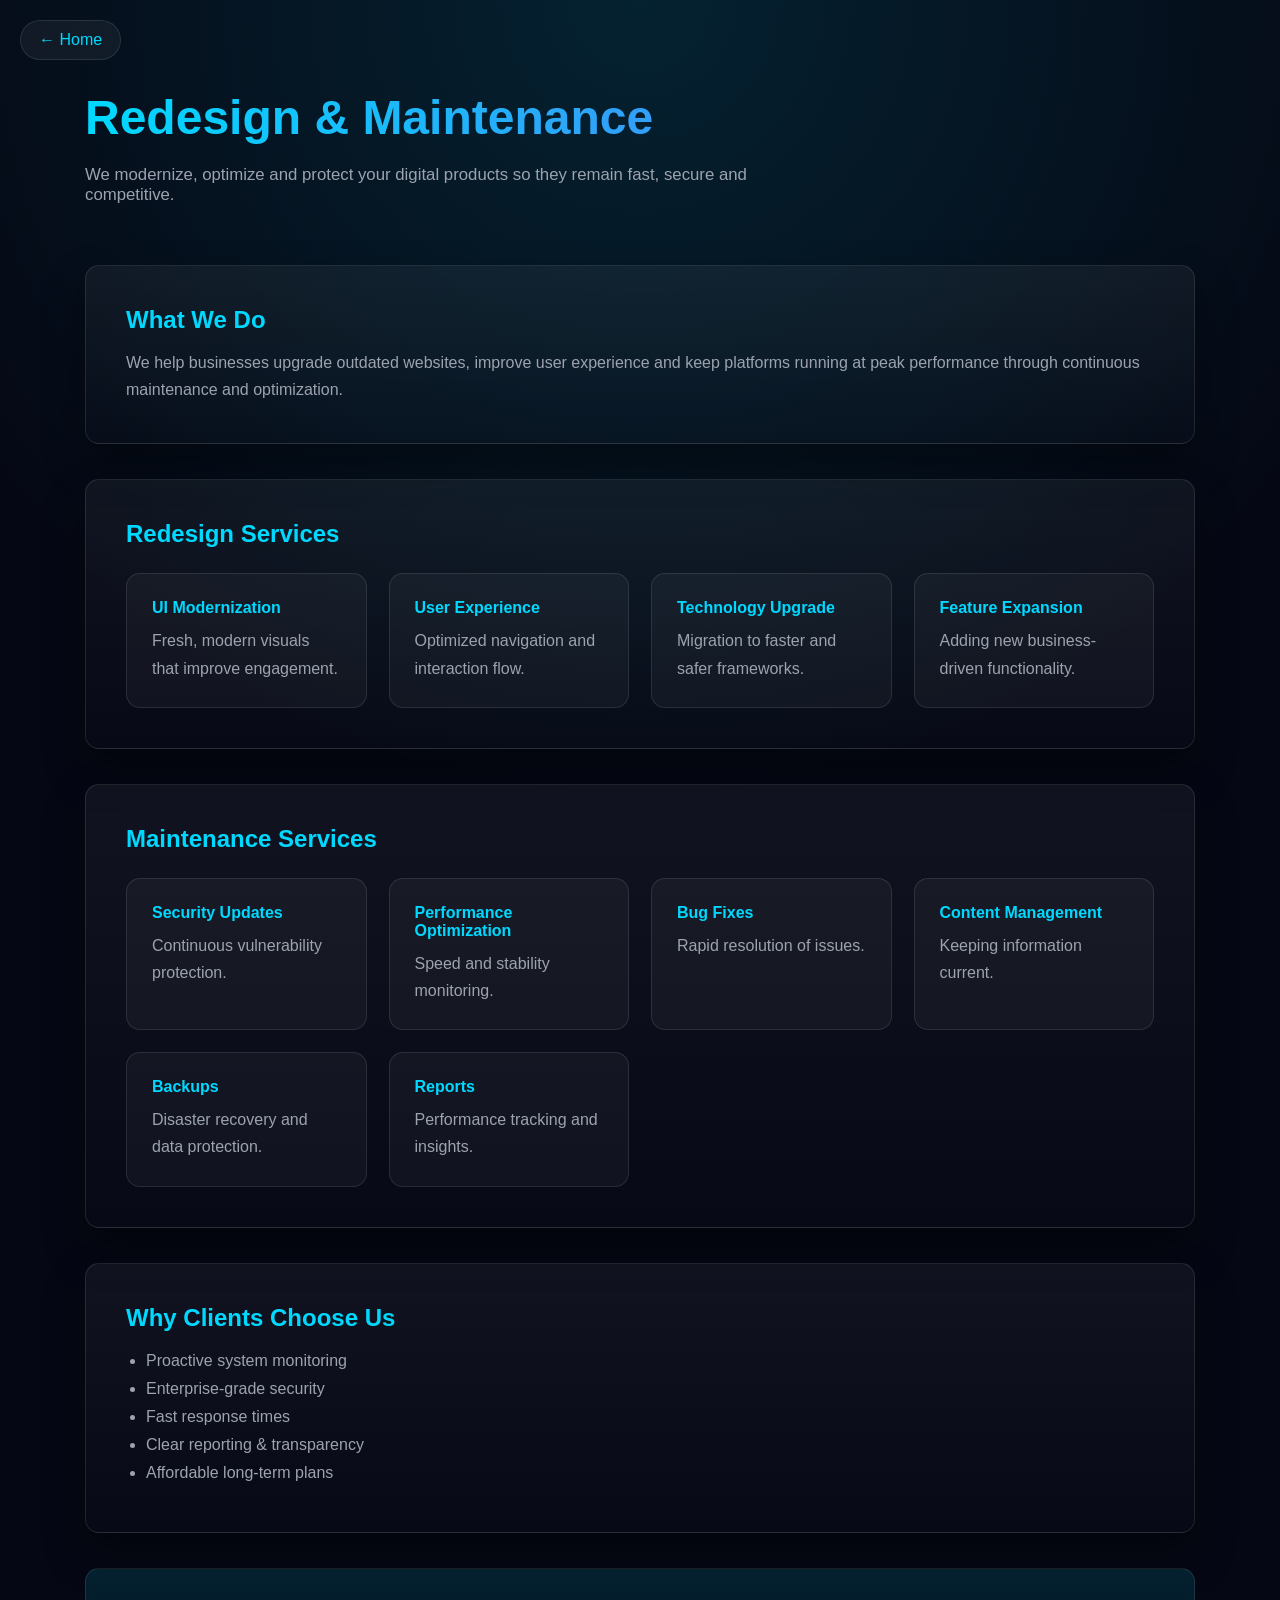
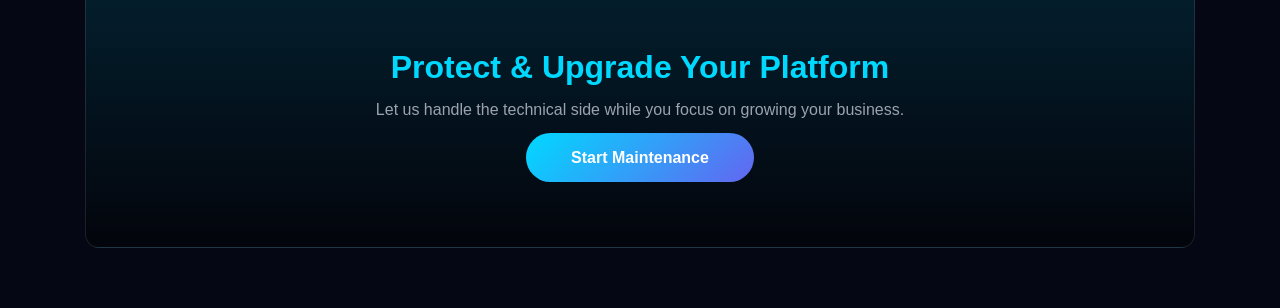
<file: service-maintenance.html>
<!DOCTYPE html>
<html lang="en">
<head>
<meta charset="UTF-8">
<title>Redesign & Maintenance – Dominic EA Tech Hub</title>
<meta name="viewport" content="width=device-width, initial-scale=1.0">

<style>
:root {
  --primary:#00d9ff;
  --secondary:#6366f1;
  --accent:#22c55e;
  --bg:#050814;
  --card:rgba(255,255,255,0.04);
  --border:rgba(255,255,255,0.1);
  --text:#e5e7eb;
  --muted:#9ca3af;
  --radius:14px;
}

*{box-sizing:border-box;margin:0;padding:0}

body{
  background:
    radial-gradient(circle at top, rgba(0,217,255,.12), transparent 40%),
    var(--bg);
  font-family:"Inter","Segoe UI",sans-serif;
  color:var(--text);
}

.service-page{
  max-width:1150px;
  margin:auto;
  padding:90px 20px 60px;
}

/* Back */
.back-link{
  position:fixed;
  top:20px;
  left:20px;
  padding:10px 18px;
  background:rgba(255,255,255,.05);
  border:1px solid var(--border);
  border-radius:30px;
  text-decoration:none;
  color:var(--primary);
  backdrop-filter:blur(10px);
}

/* Hero */
h1{
  font-size:3rem;
  font-weight:800;
  background:linear-gradient(90deg,var(--primary),var(--secondary));
  -webkit-background-clip:text;
  -webkit-text-fill-color:transparent;
}

.subtitle{
  max-width:750px;
  margin:20px 0 60px;
  color:var(--muted);
  font-size:1.05rem;
}

/* Sections */
.service-section{
  background:linear-gradient(180deg,rgba(255,255,255,.05),rgba(255,255,255,.01));
  border:1px solid var(--border);
  border-radius:var(--radius);
  padding:40px;
  margin-bottom:35px;
  box-shadow:0 20px 40px rgba(0,0,0,.4);
}

.service-section h3{
  color:var(--primary);
  margin-bottom:15px;
  font-size:1.5rem;
}

.service-section p{
  color:var(--muted);
  line-height:1.7;
}

/* Grid */
.service-features{
  display:grid;
  grid-template-columns:repeat(auto-fit,minmax(240px,1fr));
  gap:22px;
  margin-top:25px;
}

.feature-box{
  background:var(--card);
  border:1px solid var(--border);
  border-radius:var(--radius);
  padding:25px;
  transition:.4s;
}

.feature-box:hover{
  transform:translateY(-8px);
  border-color:var(--primary);
}

.feature-box h4{
  color:var(--primary);
  margin-bottom:10px;
}

/* List */
ul{margin-top:20px;padding-left:20px}
li{margin-bottom:10px;color:var(--muted)}

/* CTA */
.cta{
  text-align:center;
  padding:80px 30px;
  background:linear-gradient(180deg,rgba(0,217,255,.12),rgba(0,0,0,.4));
  border:1px solid var(--border);
  border-radius:var(--radius);
}

.cta h3{font-size:2rem;color:var(--primary)}
.cta p{color:var(--muted);margin:15px 0 30px}

.cta-button{
  background:linear-gradient(135deg,var(--primary),var(--secondary));
  padding:16px 45px;
  border-radius:40px;
  color:white;
  text-decoration:none;
  font-weight:700;
  transition:.4s;
}

.cta-button:hover{
  box-shadow:0 0 40px rgba(0,217,255,.6);
  transform:scale(1.05);
}

/* Mobile */
@media(max-width:768px){
  h1{font-size:2.2rem}
  .service-section{padding:25px}
}
</style>
</head>

<body>

<a href="Home.html" class="back-link">← Home</a>

<div class="service-page">

<h1>Redesign & Maintenance</h1>
<p class="subtitle">
We modernize, optimize and protect your digital products so they remain fast, secure and competitive.
</p>

<div class="service-section">
<h3>What We Do</h3>
<p>
We help businesses upgrade outdated websites, improve user experience and keep platforms running at peak performance through continuous maintenance and optimization.
</p>
</div>

<div class="service-section">
<h3>Redesign Services</h3>
<div class="service-features">
  <div class="feature-box"><h4>UI Modernization</h4><p>Fresh, modern visuals that improve engagement.</p></div>
  <div class="feature-box"><h4>User Experience</h4><p>Optimized navigation and interaction flow.</p></div>
  <div class="feature-box"><h4>Technology Upgrade</h4><p>Migration to faster and safer frameworks.</p></div>
  <div class="feature-box"><h4>Feature Expansion</h4><p>Adding new business-driven functionality.</p></div>
</div>
</div>

<div class="service-section">
<h3>Maintenance Services</h3>
<div class="service-features">
  <div class="feature-box"><h4>Security Updates</h4><p>Continuous vulnerability protection.</p></div>
  <div class="feature-box"><h4>Performance Optimization</h4><p>Speed and stability monitoring.</p></div>
  <div class="feature-box"><h4>Bug Fixes</h4><p>Rapid resolution of issues.</p></div>
  <div class="feature-box"><h4>Content Management</h4><p>Keeping information current.</p></div>
  <div class="feature-box"><h4>Backups</h4><p>Disaster recovery and data protection.</p></div>
  <div class="feature-box"><h4>Reports</h4><p>Performance tracking and insights.</p></div>
</div>
</div>

<div class="service-section">
<h3>Why Clients Choose Us</h3>
<ul>
<li>Proactive system monitoring</li>
<li>Enterprise-grade security</li>
<li>Fast response times</li>
<li>Clear reporting & transparency</li>
<li>Affordable long-term plans</li>
</ul>
</div>

<div class="cta">
<h3>Protect & Upgrade Your Platform</h3>
<p>Let us handle the technical side while you focus on growing your business.</p>
<a href="Home.html#contact" class="cta-button">Start Maintenance</a>
</div>

</div>

</body>
</html>
</file>
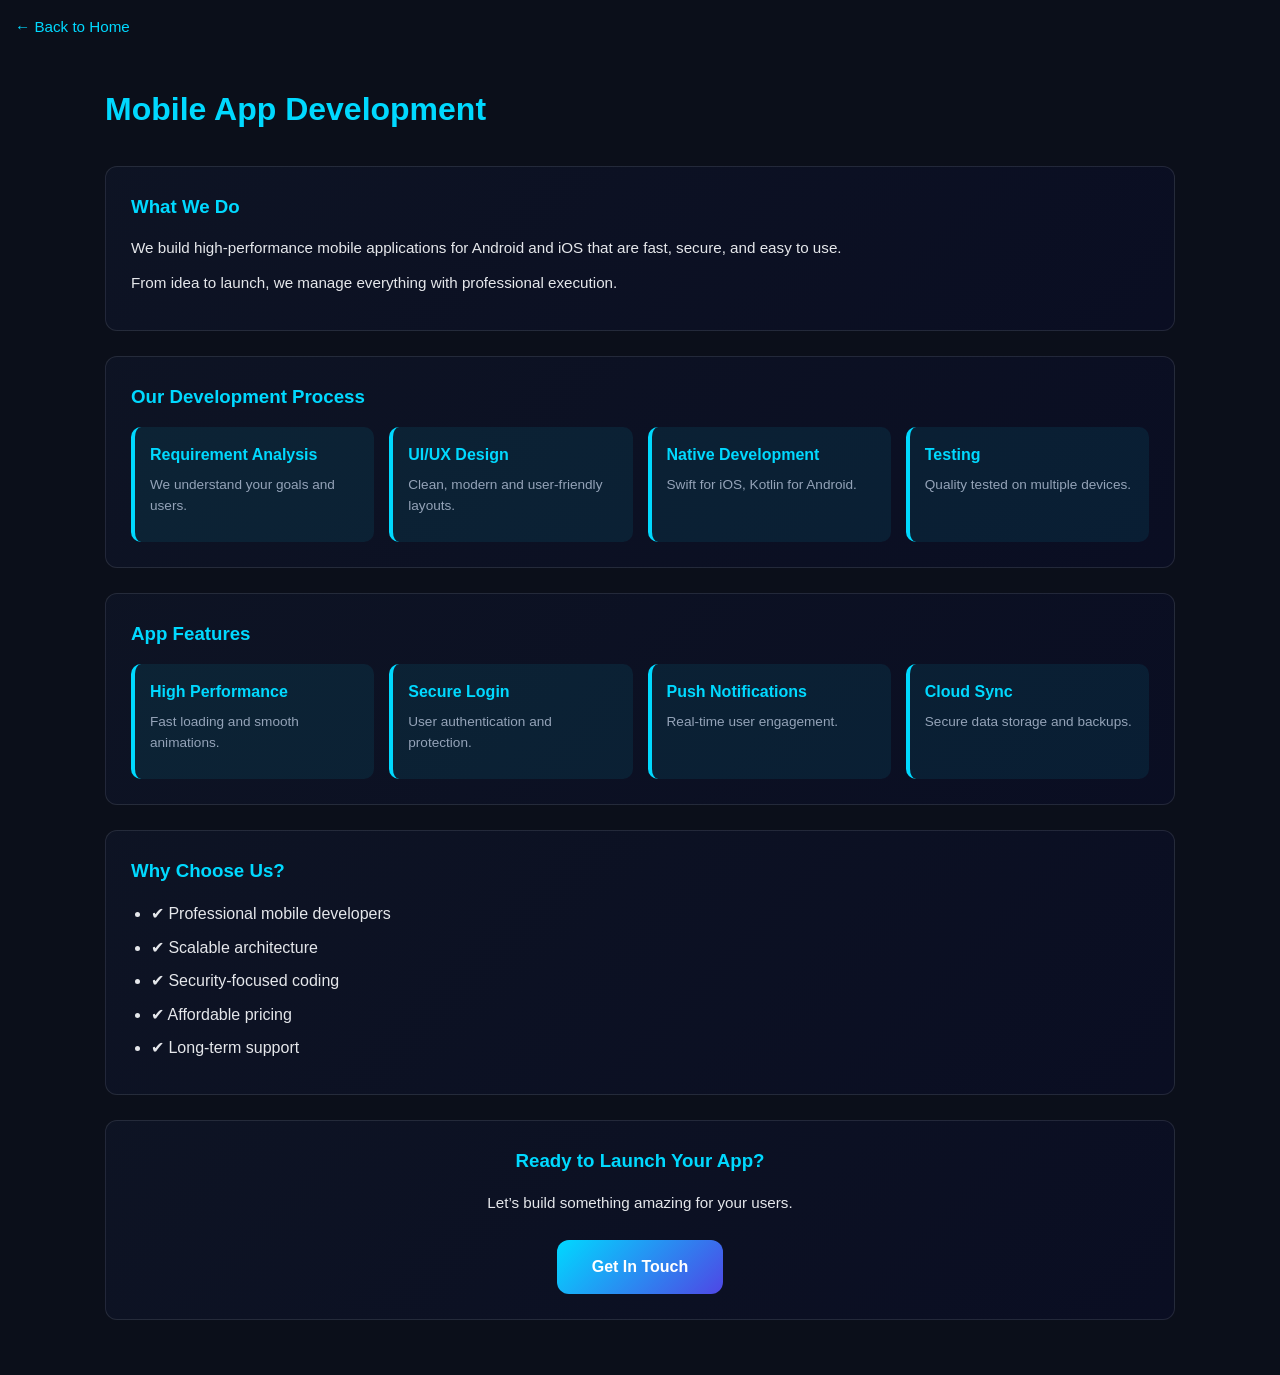
<file: service-mobile-app.html>
<!DOCTYPE html>
<html lang="en">
<head>
<meta charset="UTF-8">
<title>Mobile App Development - Dominic EA Tech Hub</title>
<meta name="viewport" content="width=device-width, initial-scale=1.0">

<style>
/* ===== DESIGN SYSTEM ===== */
:root {
  --color-primary: #00d9ff;
  --color-secondary: #4f46e5;
  --color-accent: #22c55e;
  --color-bg: #0b0f1a;
  --color-card-border: rgba(255,255,255,0.1);
  --color-text: #e5e7eb;
  --color-text-muted: #94a3b8;
  --radius-md: 12px;
}

* {
  box-sizing: border-box;
  margin: 0;
  padding: 0;
}

body {
  background: var(--color-bg);
  font-family: "Segoe UI", sans-serif;
  color: var(--color-text);
  line-height: 1.6;
}

/* ===== LAYOUT ===== */
.service-page {
  max-width: 1100px;
  margin: auto;
  padding: 30px 15px;
}

/* ===== BACK LINK ===== */
.back-link {
  display: inline-block;
  margin: 15px;
  color: var(--color-primary);
  text-decoration: none;
  font-size: 0.95rem;
}

.back-link:hover {
  color: var(--color-accent);
}

/* ===== HEADERS ===== */
h1 {
  color: var(--color-primary);
  margin-bottom: 30px;
  font-size: 2rem;
}

/* ===== SECTIONS ===== */
.service-section {
  background: linear-gradient(135deg, rgba(15,22,41,0.7), rgba(10,14,39,0.7));
  border: 1px solid var(--color-card-border);
  border-radius: var(--radius-md);
  padding: 25px;
  margin-bottom: 25px;
}

.service-section h3 {
  color: var(--color-primary);
  margin-bottom: 15px;
}

.service-section p {
  font-size: 0.95rem;
  margin-bottom: 10px;
}

/* ===== FEATURES GRID ===== */
.service-features {
  display: grid;
  grid-template-columns: repeat(auto-fit, minmax(220px, 1fr));
  gap: 15px;
  margin-top: 15px;
}

.feature-box {
  background: rgba(0,217,255,0.08);
  border-left: 4px solid var(--color-primary);
  padding: 15px;
  border-radius: 10px;
}

.feature-box h4 {
  color: var(--color-primary);
  margin-bottom: 6px;
}

.feature-box p {
  color: var(--color-text-muted);
  font-size: 0.85rem;
}

/* ===== CTA BUTTON ===== */
.cta-button {
  display: inline-block;
  background: linear-gradient(135deg, var(--color-primary), var(--color-secondary));
  padding: 14px 35px;
  border-radius: var(--radius-md);
  color: white;
  text-decoration: none;
  font-weight: bold;
  margin-top: 15px;
  transition: 0.3s;
}

.cta-button:hover {
  transform: translateY(-3px);
  box-shadow: 0 0 25px rgba(0,217,255,0.4);
}

/* ===== LIST ===== */
ul {
  padding-left: 20px;
}

li {
  margin-bottom: 8px;
}

/* ===== MOBILE ===== */
@media (max-width: 768px) {
  h1 {
    font-size: 1.5rem;
    text-align: center;
  }

  .service-section {
    padding: 18px;
  }

  .service-features {
    grid-template-columns: 1fr;
  }
}
</style>
</head>

<body>

<a href="Home.html" class="back-link">← Back to Home</a>

<div class="service-page">

<h1>Mobile App Development</h1>

<div class="service-section">
<h3>What We Do</h3>
<p>We build high-performance mobile applications for Android and iOS that are fast, secure, and easy to use.</p>
<p>From idea to launch, we manage everything with professional execution.</p>
</div>

<div class="service-section">
<h3>Our Development Process</h3>
<div class="service-features">
  <div class="feature-box"><h4>Requirement Analysis</h4><p>We understand your goals and users.</p></div>
  <div class="feature-box"><h4>UI/UX Design</h4><p>Clean, modern and user-friendly layouts.</p></div>
  <div class="feature-box"><h4>Native Development</h4><p>Swift for iOS, Kotlin for Android.</p></div>
  <div class="feature-box"><h4>Testing</h4><p>Quality tested on multiple devices.</p></div>
</div>
</div>

<div class="service-section">
<h3>App Features</h3>
<div class="service-features">
  <div class="feature-box"><h4>High Performance</h4><p>Fast loading and smooth animations.</p></div>
  <div class="feature-box"><h4>Secure Login</h4><p>User authentication and protection.</p></div>
  <div class="feature-box"><h4>Push Notifications</h4><p>Real-time user engagement.</p></div>
  <div class="feature-box"><h4>Cloud Sync</h4><p>Secure data storage and backups.</p></div>
</div>
</div>

<div class="service-section">
<h3>Why Choose Us?</h3>
<ul>
<li>✔ Professional mobile developers</li>
<li>✔ Scalable architecture</li>
<li>✔ Security-focused coding</li>
<li>✔ Affordable pricing</li>
<li>✔ Long-term support</li>
</ul>
</div>

<div class="service-section" style="text-align:center;">
<h3>Ready to Launch Your App?</h3>
<p>Let’s build something amazing for your users.</p>
<a href="Home.html#contact" class="cta-button">Get In Touch</a>
</div>

</div>

</body>
</html>
</file>
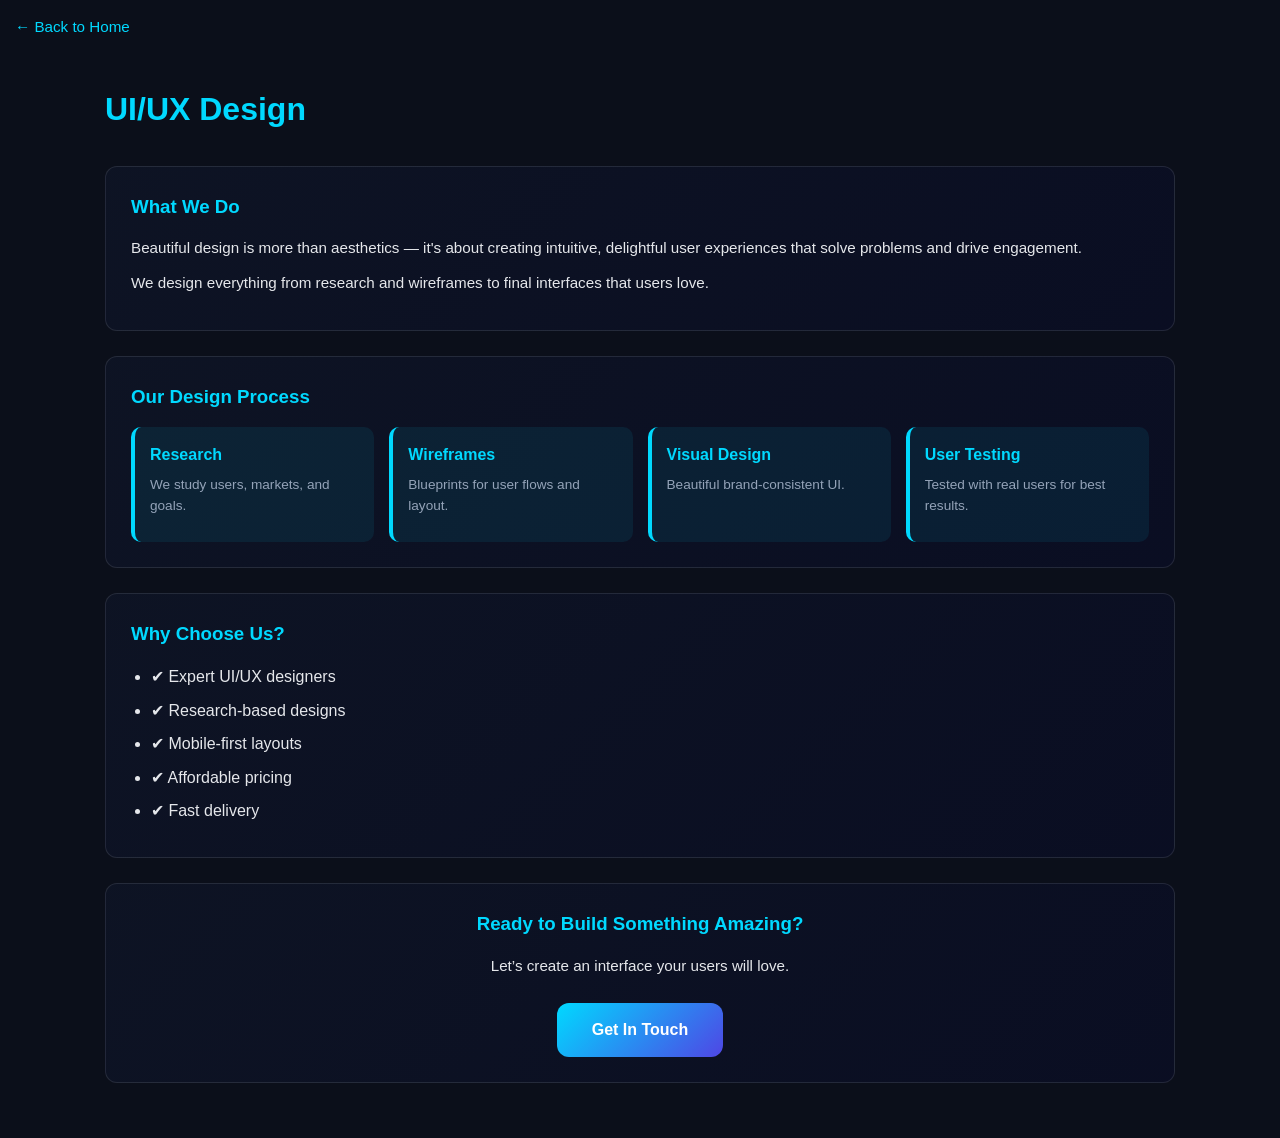
<file: service-ui-ux.html>
<!DOCTYPE html>
<html lang="en">
<head>
<meta charset="UTF-8">
<title>UI/UX Design - Dominic EA Tech Hub</title>
<meta name="viewport" content="width=device-width, initial-scale=1.0">

<style>
/* ====== DESIGN SYSTEM ====== */
:root {
  --color-primary: #00d9ff;
  --color-secondary: #4f46e5;
  --color-accent: #22c55e;
  --color-bg: #0b0f1a;
  --color-card-border: rgba(255,255,255,0.1);
  --color-text: #e5e7eb;
  --color-text-muted: #94a3b8;

  --radius-md: 12px;
}

* {
  box-sizing: border-box;
  margin: 0;
  padding: 0;
}

body {
  background: var(--color-bg);
  font-family: "Segoe UI", sans-serif;
  color: var(--color-text);
  line-height: 1.6;
}

/* ====== PAGE ====== */
.service-page {
  max-width: 1100px;
  margin: auto;
  padding: 30px 15px;
}

/* ====== BACK LINK ====== */
.back-link {
  display: inline-block;
  margin: 15px;
  color: var(--color-primary);
  text-decoration: none;
  font-size: 0.95rem;
}

.back-link:hover {
  color: var(--color-accent);
}

/* ====== HEADINGS ====== */
h1 {
  color: var(--color-primary);
  margin-bottom: 30px;
  font-size: 2rem;
}

.service-section {
  background: linear-gradient(135deg, rgba(15,22,41,0.7), rgba(10,14,39,0.7));
  border: 1px solid var(--color-card-border);
  border-radius: var(--radius-md);
  padding: 25px;
  margin-bottom: 25px;
}

.service-section h3 {
  color: var(--color-primary);
  margin-bottom: 15px;
}

.service-section p {
  font-size: 0.95rem;
  margin-bottom: 10px;
}

/* ====== FEATURES ====== */
.service-features {
  display: grid;
  grid-template-columns: repeat(auto-fit, minmax(220px, 1fr));
  gap: 15px;
  margin-top: 15px;
}

.feature-box {
  background: rgba(0,217,255,0.08);
  border-left: 4px solid var(--color-primary);
  padding: 15px;
  border-radius: 10px;
}

.feature-box h4 {
  color: var(--color-primary);
  margin-bottom: 6px;
}

.feature-box p {
  color: var(--color-text-muted);
  font-size: 0.85rem;
}

/* ====== CTA ====== */
.cta-button {
  display: inline-block;
  background: linear-gradient(135deg, var(--color-primary), var(--color-secondary));
  padding: 14px 35px;
  border-radius: var(--radius-md);
  color: white;
  text-decoration: none;
  font-weight: bold;
  margin-top: 15px;
  transition: 0.3s;
}

.cta-button:hover {
  transform: translateY(-3px);
  box-shadow: 0 0 25px rgba(0,217,255,0.4);
}

/* ====== LISTS ====== */
ul {
  padding-left: 20px;
}

li {
  margin-bottom: 8px;
}

/* ====== MOBILE ====== */
@media (max-width: 768px) {
  h1 {
    font-size: 1.5rem;
    text-align: center;
  }

  .service-section {
    padding: 18px;
  }

  .service-features {
    grid-template-columns: 1fr;
  }
}
</style>
</head>

<body>

<a href="Home.html" class="back-link">← Back to Home</a>

<div class="service-page">

<h1>UI/UX Design</h1>

<div class="service-section">
<h3>What We Do</h3>
<p>Beautiful design is more than aesthetics — it's about creating intuitive, delightful user experiences that solve problems and drive engagement.</p>
<p>We design everything from research and wireframes to final interfaces that users love.</p>
</div>

<div class="service-section">
<h3>Our Design Process</h3>

<div class="service-features">
<div class="feature-box"><h4>Research</h4><p>We study users, markets, and goals.</p></div>
<div class="feature-box"><h4>Wireframes</h4><p>Blueprints for user flows and layout.</p></div>
<div class="feature-box"><h4>Visual Design</h4><p>Beautiful brand-consistent UI.</p></div>
<div class="feature-box"><h4>User Testing</h4><p>Tested with real users for best results.</p></div>
</div>
</div>

<div class="service-section">
<h3>Why Choose Us?</h3>
<ul>
<li>✔ Expert UI/UX designers</li>
<li>✔ Research-based designs</li>
<li>✔ Mobile-first layouts</li>
<li>✔ Affordable pricing</li>
<li>✔ Fast delivery</li>
</ul>
</div>

<div class="service-section" style="text-align:center;">
<h3>Ready to Build Something Amazing?</h3>
<p>Let’s create an interface your users will love.</p>
<a href="Home.html#contact" class="cta-button">Get In Touch</a>
</div>

</div>

</body>
</html>
</file>
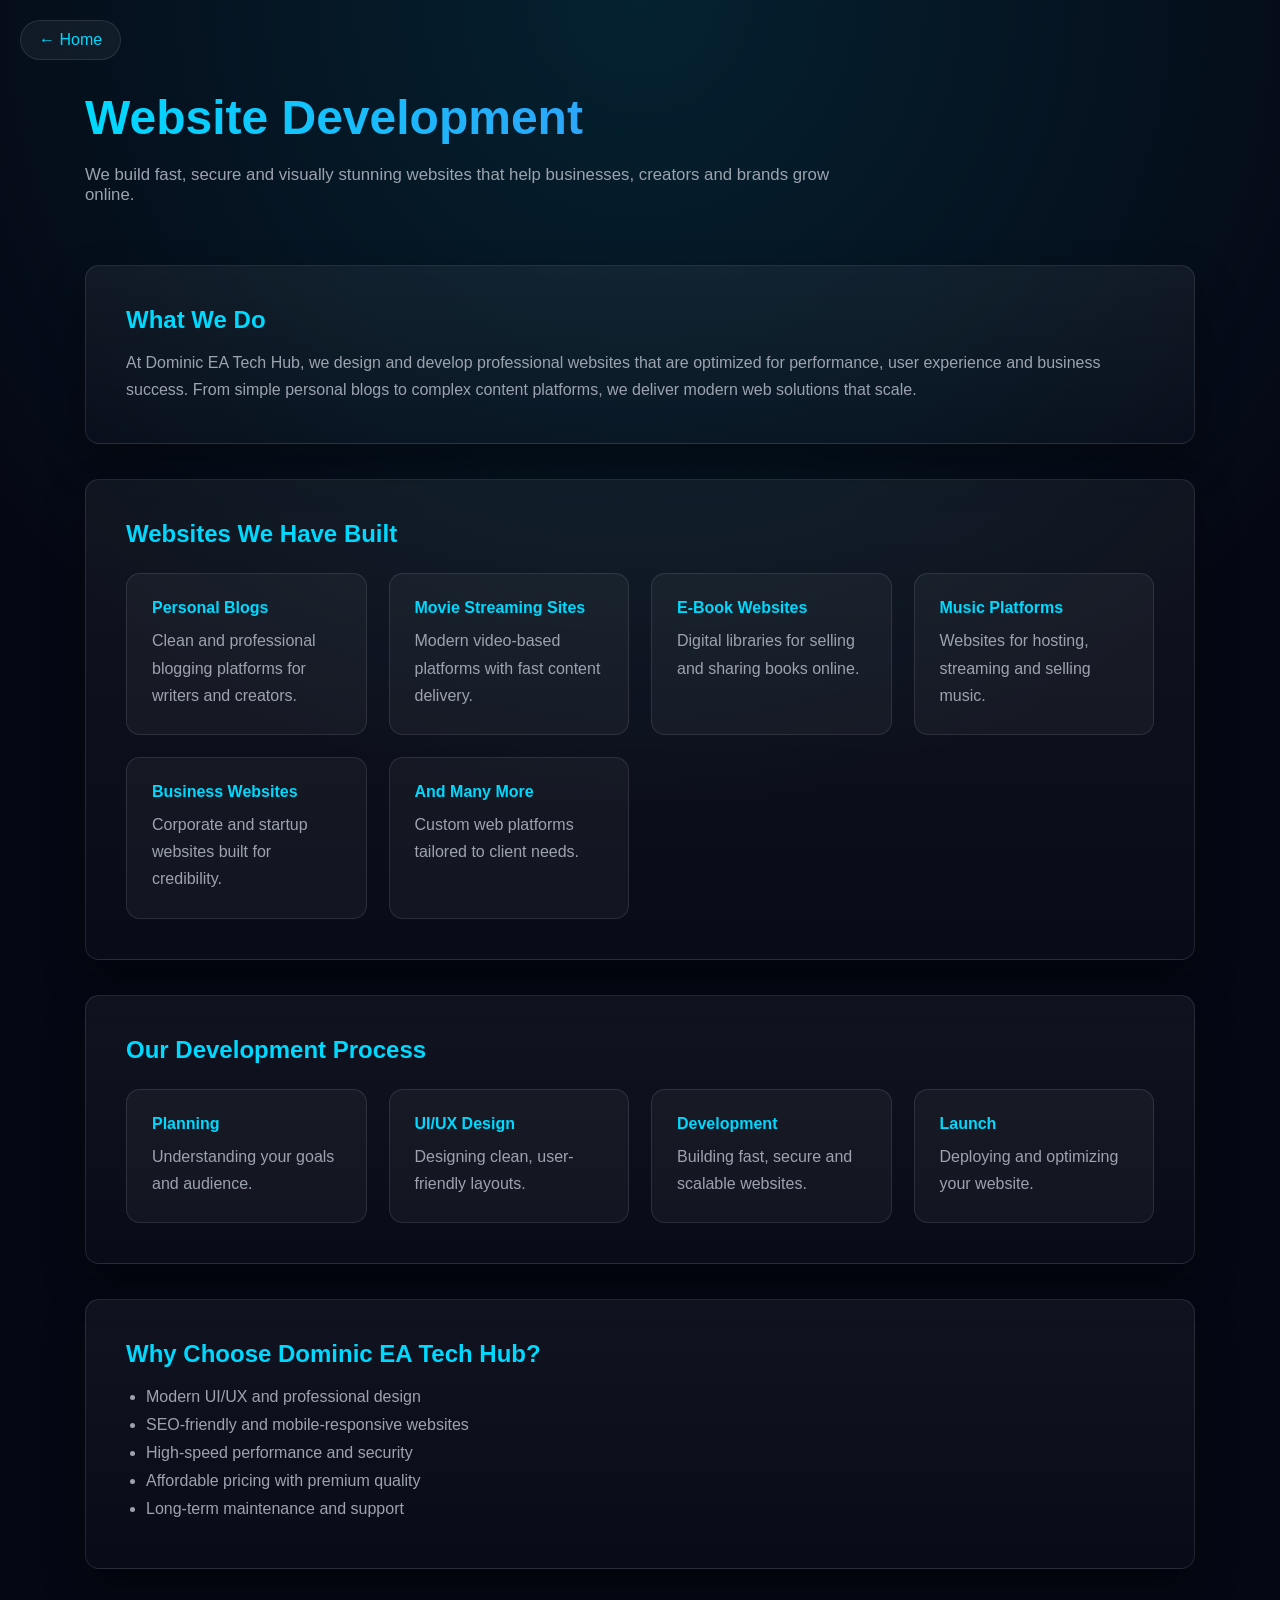
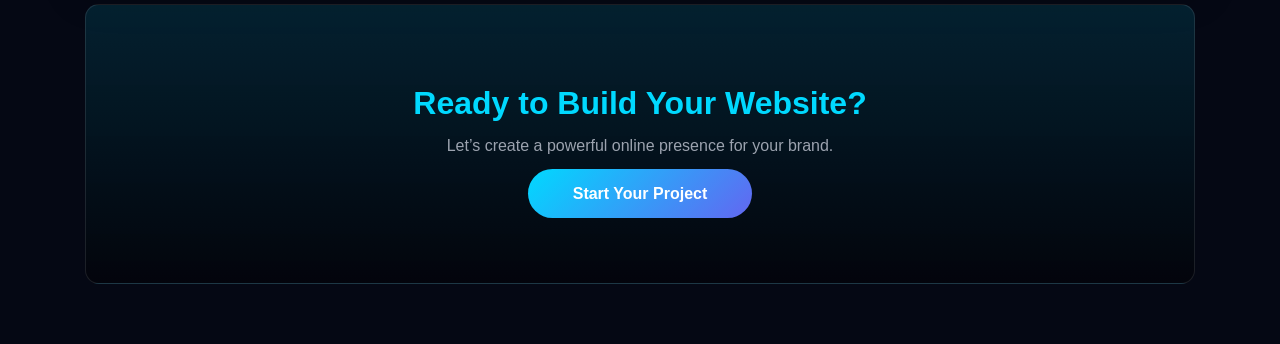
<file: service-web-development.html>
<!DOCTYPE html>
<html lang="en">
<head>
<meta charset="UTF-8">
<title>Website Development – Dominic EA Tech Hub</title>
<meta name="viewport" content="width=device-width, initial-scale=1.0">

<style>
:root {
  --primary: #00d9ff;
  --secondary: #6366f1;
  --accent: #22c55e;
  --bg: #050814;
  --card: rgba(255,255,255,0.04);
  --border: rgba(255,255,255,0.1);
  --text: #e5e7eb;
  --muted: #9ca3af;
  --radius: 14px;
}

/* Base */
* { box-sizing: border-box; margin: 0; padding: 0; }

body {
  background:
    radial-gradient(circle at top, rgba(0,217,255,0.12), transparent 40%),
    var(--bg);
  font-family: "Inter","Segoe UI",sans-serif;
  color: var(--text);
}

/* Layout */
.service-page {
  max-width: 1150px;
  margin: auto;
  padding: 90px 20px 60px;
}

/* Back */
.back-link {
  position: fixed;
  top: 20px;
  left: 20px;
  padding: 10px 18px;
  background: rgba(255,255,255,0.05);
  border: 1px solid var(--border);
  border-radius: 30px;
  color: var(--primary);
  text-decoration: none;
  backdrop-filter: blur(10px);
}

.back-link:hover { background: rgba(255,255,255,0.08); }

/* Hero */
h1 {
  font-size: 3rem;
  font-weight: 800;
  background: linear-gradient(90deg,var(--primary),var(--secondary));
  -webkit-background-clip: text;
  -webkit-text-fill-color: transparent;
}

.subtitle {
  max-width: 750px;
  margin: 20px 0 60px;
  color: var(--muted);
  font-size: 1.05rem;
}

/* Sections */
.service-section {
  background: linear-gradient(180deg, rgba(255,255,255,0.05), rgba(255,255,255,0.02));
  border: 1px solid var(--border);
  border-radius: var(--radius);
  padding: 40px;
  margin-bottom: 35px;
  box-shadow: 0 20px 40px rgba(0,0,0,0.4);
}

.service-section h3 {
  color: var(--primary);
  margin-bottom: 15px;
  font-size: 1.5rem;
}

.service-section p {
  color: var(--muted);
  line-height: 1.7;
}

/* Grid */
.service-features {
  display: grid;
  grid-template-columns: repeat(auto-fit,minmax(240px,1fr));
  gap: 22px;
  margin-top: 25px;
}

.feature-box {
  background: var(--card);
  border: 1px solid var(--border);
  border-radius: var(--radius);
  padding: 25px;
  transition: 0.4s;
}

.feature-box:hover {
  transform: translateY(-8px);
  border-color: var(--primary);
}

.feature-box h4 {
  color: var(--primary);
  margin-bottom: 10px;
}

/* Lists */
ul { margin-top: 20px; padding-left: 20px; }
li { margin-bottom: 10px; color: var(--muted); }

/* CTA */
.cta {
  text-align: center;
  padding: 80px 30px;
  background: linear-gradient(180deg, rgba(0,217,255,0.12), rgba(0,0,0,0.4));
  border: 1px solid var(--border);
  border-radius: var(--radius);
}

.cta h3 { font-size: 2rem; color: var(--primary); }
.cta p { color: var(--muted); margin: 15px 0 30px; }

.cta-button {
  background: linear-gradient(135deg,var(--primary),var(--secondary));
  padding: 16px 45px;
  border-radius: 40px;
  text-decoration: none;
  color: white;
  font-weight: 700;
  transition: 0.4s;
}

.cta-button:hover {
  box-shadow: 0 0 40px rgba(0,217,255,0.6);
  transform: scale(1.05);
}

/* Mobile */
@media(max-width:768px){
  h1{font-size:2.2rem;}
  .service-section{padding:25px;}
}
</style>
</head>

<body>

<a href="Home.html" class="back-link">← Home</a>

<div class="service-page">

<h1>Website Development</h1>
<p class="subtitle">
We build fast, secure and visually stunning websites that help businesses, creators and brands grow online.
</p>

<div class="service-section">
<h3>What We Do</h3>
<p>
At Dominic EA Tech Hub, we design and develop professional websites that are optimized for performance, user experience and business success. 
From simple personal blogs to complex content platforms, we deliver modern web solutions that scale.
</p>
</div>

<div class="service-section">
<h3>Websites We Have Built</h3>
<div class="service-features">
  <div class="feature-box"><h4>Personal Blogs</h4><p>Clean and professional blogging platforms for writers and creators.</p></div>
  <div class="feature-box"><h4>Movie Streaming Sites</h4><p>Modern video-based platforms with fast content delivery.</p></div>
  <div class="feature-box"><h4>E-Book Websites</h4><p>Digital libraries for selling and sharing books online.</p></div>
  <div class="feature-box"><h4>Music Platforms</h4><p>Websites for hosting, streaming and selling music.</p></div>
  <div class="feature-box"><h4>Business Websites</h4><p>Corporate and startup websites built for credibility.</p></div>
  <div class="feature-box"><h4>And Many More</h4><p>Custom web platforms tailored to client needs.</p></div>
</div>
</div>

<div class="service-section">
<h3>Our Development Process</h3>
<div class="service-features">
  <div class="feature-box"><h4>Planning</h4><p>Understanding your goals and audience.</p></div>
  <div class="feature-box"><h4>UI/UX Design</h4><p>Designing clean, user-friendly layouts.</p></div>
  <div class="feature-box"><h4>Development</h4><p>Building fast, secure and scalable websites.</p></div>
  <div class="feature-box"><h4>Launch</h4><p>Deploying and optimizing your website.</p></div>
</div>
</div>

<div class="service-section">
<h3>Why Choose Dominic EA Tech Hub?</h3>
<ul>
<li>Modern UI/UX and professional design</li>
<li>SEO-friendly and mobile-responsive websites</li>
<li>High-speed performance and security</li>
<li>Affordable pricing with premium quality</li>
<li>Long-term maintenance and support</li>
</ul>
</div>

<div class="cta">
<h3>Ready to Build Your Website?</h3>
<p>Let’s create a powerful online presence for your brand.</p>
<a href="Home.html#contact" class="cta-button">Start Your Project</a>
</div>

</div>

</body>
</html>
</file>
